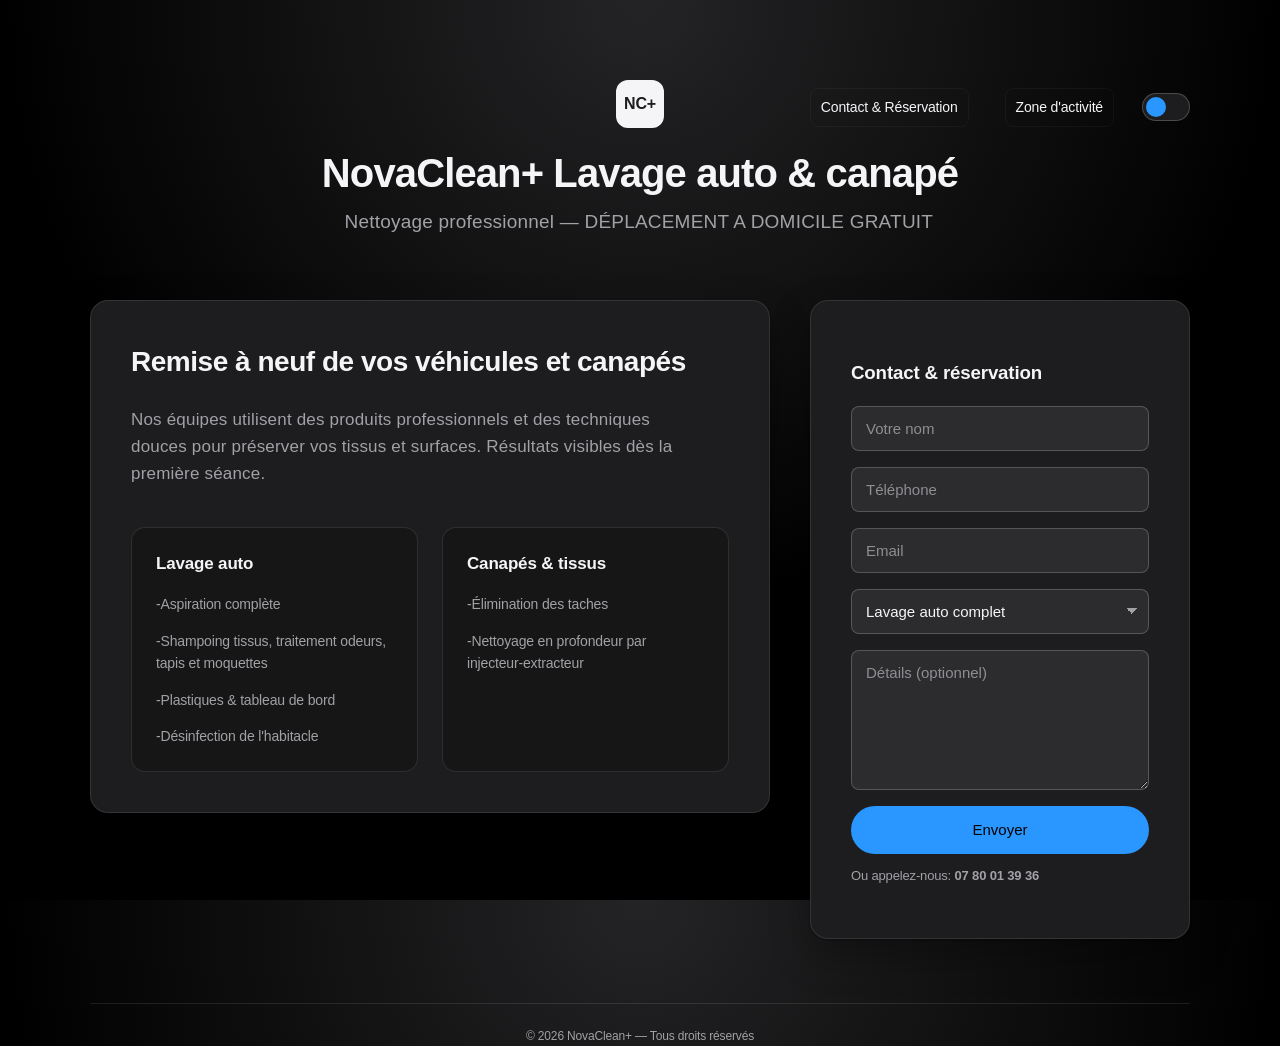
<file: index.html>
<!doctype html>
<html lang="fr">

<head>
    <meta charset="utf-8">
    <meta name="viewport" content="width=device-width, initial-scale=1">
    <title>NovaClean+ Lavage auto & canapé</title>
    <link rel="stylesheet" href="css/style.css">
</head>

<body>
    <div class="site">
        <header>
            <div class="logo">
                <div class="logo-badge" aria-hidden="true">NC+</div>
                <div>
                    <h1>NovaClean+ Lavage auto & canapé</h1>
                    <p class="lead">Nettoyage professionnel — DÉPLACEMENT A DOMICILE GRATUIT</p>
                </div>
            </div>
            <nav style="margin-left:auto;display:flex;gap:12px;align-items:center">
                <a href="contact.html"
                    style="color:inherit;text-decoration:none;border:1px solid rgba(255,255,255,0.04);padding:8px 10px;border-radius:8px">Contact
                    & Réservation</a>
                <a href="zone.html"
                    style="color:inherit;text-decoration:none;border:1px solid rgba(255,255,255,0.04);padding:8px 10px;border-radius:8px">Zone
                    d'activité</a>
                <button class="theme-toggle" type="button" title="Changer de thème" aria-label="Activer le thème clair"
                    aria-pressed="false"></button>
            </nav>
        </header>

        <main class="hero">
            <section class="card intro">
                <h2>Remise à neuf de vos véhicules et canapés</h2>
                <p class="lead">Nos équipes utilisent des produits professionnels et des techniques douces pour
                    préserver vos tissus et surfaces. Résultats visibles dès la première séance.</p>

                <div class="services">
                    <div class="service">
                        <h3>Lavage auto</h3>
                        <p>-Aspiration complète</p>
                        <p>-Shampoing tissus, traitement odeurs, tapis et moquettes</p>
                        <p>-Plastiques & tableau de bord</p>
                        <p>-Désinfection de l'habitacle</p>
                    </div>
                    <div class="service">
                        <h3>Canapés & tissus</h3>
                        <p>-Élimination des taches</p>
                        <p>-Nettoyage en profondeur par injecteur-extracteur</p>

                    </div>
                </div>
            </section>

            <aside class="card">
                <h3>Contact & réservation</h3>
                <form action="https://formsubmit.co/kyliann.victor@gmail.com" method="POST">

    <input type="hidden" name="_next" value="https://kyliann42.github.io/">
    <input type="hidden" name="_subject" value="Nouvelle demande - Lavage auto">
    <input type="hidden" name="_template" value="table">

    <input type="text" name="nom" placeholder="Votre nom" required>

    <input type="tel" name="telephone" placeholder="Téléphone" required>

    <input type="email" name="email" placeholder="Email" required>

    <select name="prestation">
        <option value="Lavage auto complet">
            Lavage auto complet
        </option>
        <option value="Nettoyage intérieur">
            Nettoyage intérieur
        </option>
    </select>

    <textarea name="details" placeholder="Détails (optionnel)"></textarea>

    <button type="submit">Envoyer</button>

</form>
                <p style="margin-top:12px;color:var(--muted);font-size:13px">Ou appelez-nous: <strong>07 80 01 39 36</strong></p>
            </aside>
        </main>

        <footer>
            © <span id="year"></span> NovaClean+ — Tous droits réservés
        </footer>
    </div>

    <script>
        document.getElementById('year').textContent = new Date().getFullYear();
    </script>
    <script src="js/theme.js" defer></script>
</body>

</html>
</file>
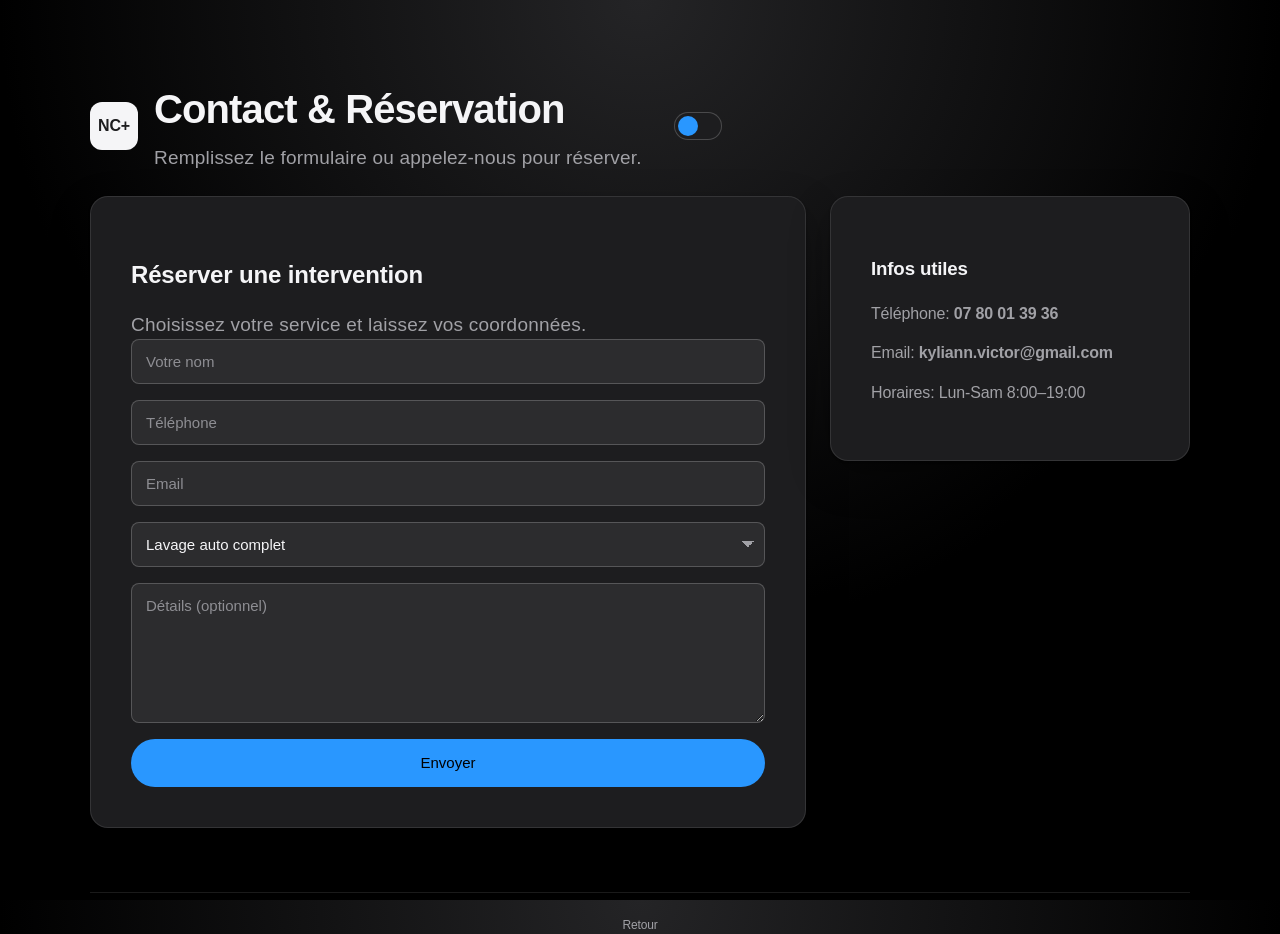
<file: contact.html>
<!doctype html>
<html lang="fr">

<head>
    <meta charset="utf-8">
    <meta name="viewport" content="width=device-width, initial-scale=1">
    <title>Contact & Réservation — NovaClean+</title>
    <link rel="stylesheet" href="css/style.css">
</head>

<body>
    <div class="site contact-site">
        <header class="contact-header">
            <div class="logo-badge">NC+</div>
            <div>
                <h1>Contact & Réservation</h1>
                <p class="lead">Remplissez le formulaire ou appelez-nous pour réserver.</p>
            </div>
            <button class="theme-toggle" type="button" title="Changer de thème" aria-label="Activer le thème clair"
                aria-pressed="false"></button>
        </header>

        <main class="contact-layout">
            <section class="card">
                <h2>Réserver une intervention</h2>
                <p class="lead">Choisissez votre service et laissez vos coordonnées.</p>
                <form action="https://formsubmit.co/kyliann.victor@email.com" method="POST">

                    <input type="text" name="nom" placeholder="Votre nom" required>

                    <input type="tel" name="telephone" placeholder="Téléphone" required>

                    <input type="email" name="email" placeholder="Email" required>

                    <select name="prestation">
                        <option value="Lavage auto complet">
                            Lavage auto complet
                        </option>
                        <option value="Nettoyage intérieur">
                            Nettoyage intérieur
                        </option>
                    </select>

                    <textarea name="details" placeholder="Détails (optionnel)"></textarea>

                    <button type="submit">Envoyer</button>

                </form>
            </section>

            <aside class="card">
                <h3>Infos utiles</h3>
                <p style="color:var(--muted)">Téléphone: <strong>07 80 01 39 36</strong></p>
                <p style="color:var(--muted)">Email: <strong>kyliann.victor@gmail.com</strong></p>
                <p style="color:var(--muted)">Horaires: Lun-Sam 8:00–19:00</p>
            </aside>
        </main>

        <footer>
            <a href="index.html" style="color:var(--muted);text-decoration:none">Retour</a>
        </footer>
    </div>
    <script src="js/theme.js" defer></script>
</body>

</html>
</file>
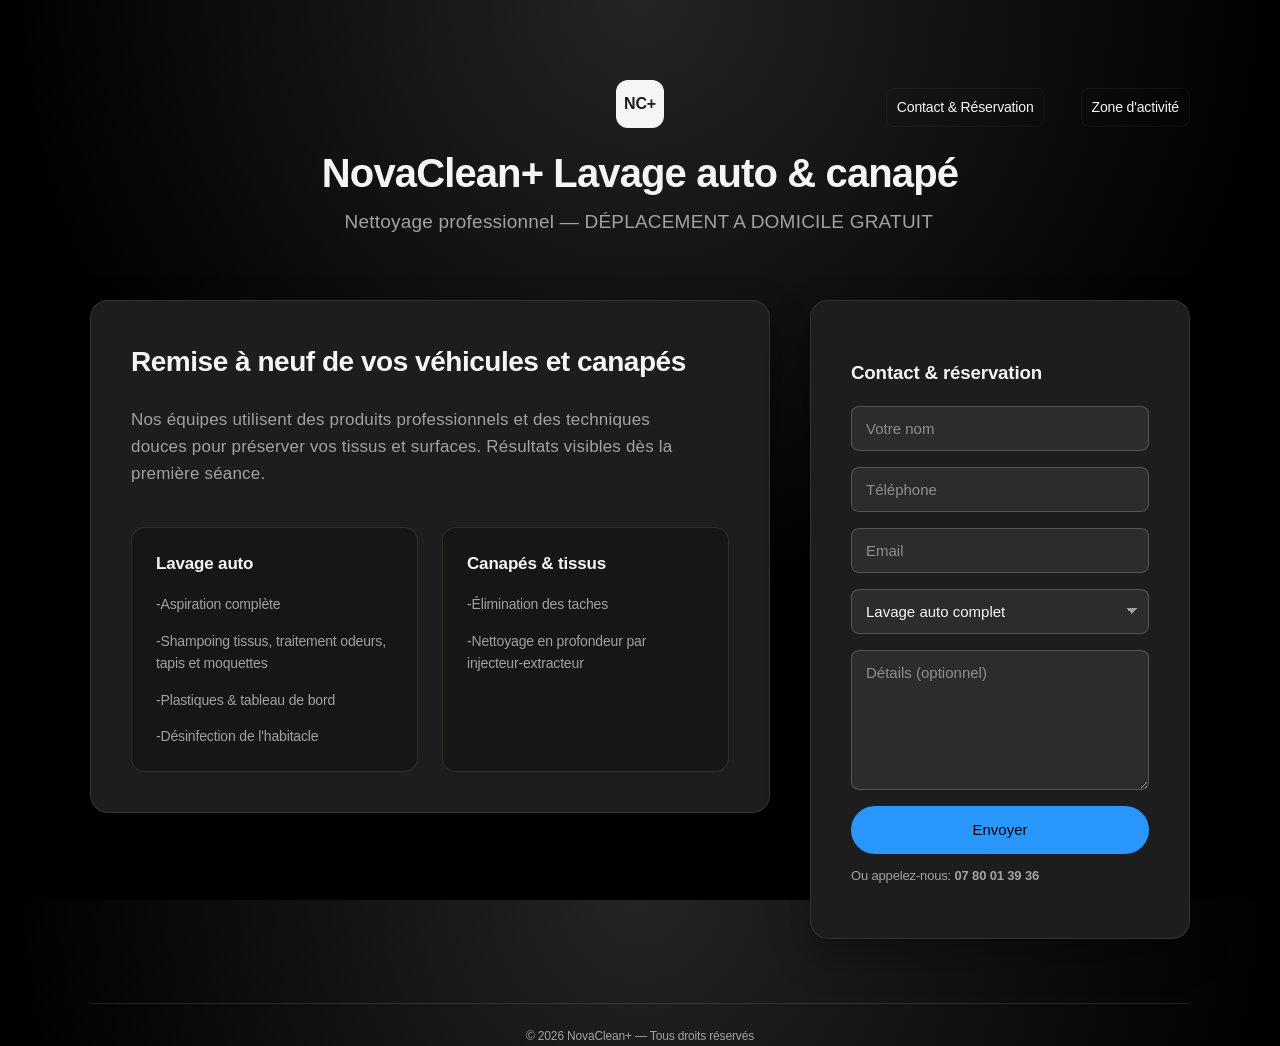
<file: novaclean.html>
<!doctype html>
<html lang="fr">

<head>
    <meta charset="utf-8">
    <meta name="viewport" content="width=device-width, initial-scale=1">
    <title>NovaClean+ Lavage auto & canapé</title>
    <link rel="stylesheet" href="css/style.css">
</head>

<body>
    <div class="site">
        <header>
            <div class="logo">
                <div class="logo-badge" aria-hidden="true">NC+</div>
                <div>
                    <h1>NovaClean+ Lavage auto & canapé</h1>
                    <p class="lead">Nettoyage professionnel — DÉPLACEMENT A DOMICILE GRATUIT</p>
                </div>
            </div>
            <nav style="margin-left:auto;display:flex;gap:12px;align-items:center">
                <a href="contact.html"
                    style="color:inherit;text-decoration:none;border:1px solid rgba(255,255,255,0.04);padding:8px 10px;border-radius:8px">Contact
                    & Réservation</a>
                <a href="zone.html"
                    style="color:inherit;text-decoration:none;border:1px solid rgba(255,255,255,0.04);padding:8px 10px;border-radius:8px">Zone
                    d'activité</a>
            </nav>
        </header>

        <main class="hero">
            <section class="card intro">
                <h2>Remise à neuf de vos véhicules et canapés</h2>
                <p class="lead">Nos équipes utilisent des produits professionnels et des techniques douces pour
                    préserver vos tissus et surfaces. Résultats visibles dès la première séance.</p>

                <div class="services">
                    <div class="service">
                        <h3>Lavage auto</h3>
                        <p>-Aspiration complète</p>
                        <p>-Shampoing tissus, traitement odeurs, tapis et moquettes</p>
                        <p>-Plastiques & tableau de bord</p>
                        <p>-Désinfection de l'habitacle</p>
                    </div>
                    <div class="service">
                        <h3>Canapés & tissus</h3>
                        <p>-Élimination des taches</p>
                        <p>-Nettoyage en profondeur par injecteur-extracteur</p>

                    </div>
                </div>
            </section>

            <aside class="card">
                <h3>Contact & réservation</h3>
                <form action="https://formsubmit.co/kyliann.victor@email.com" method="POST">

                    <input type="text" name="nom" placeholder="Votre nom" required>

                    <input type="tel" name="telephone" placeholder="Téléphone" required>

                    <input type="email" name="email" placeholder="Email" required>

                    <select name="prestation">
                        <option value="Lavage auto complet">
                            Lavage auto complet
                        </option>
                        <option value="Nettoyage intérieur">
                            Nettoyage intérieur
                        </option>
                    </select>

                    <textarea name="details" placeholder="Détails (optionnel)"></textarea>

                    <button type="submit">Envoyer</button>

                </form>
                <p style="margin-top:12px;color:var(--muted);font-size:13px">Ou appelez-nous: <strong>07 80 01 39 36</strong></p>
            </aside>
        </main>

        <footer>
            © <span id="year"></span> NovaClean+ — Tous droits réservés
        </footer>
    </div>

    <script>
        document.getElementById('year').textContent = new Date().getFullYear();
    </script>
</body>

</html>
</file>
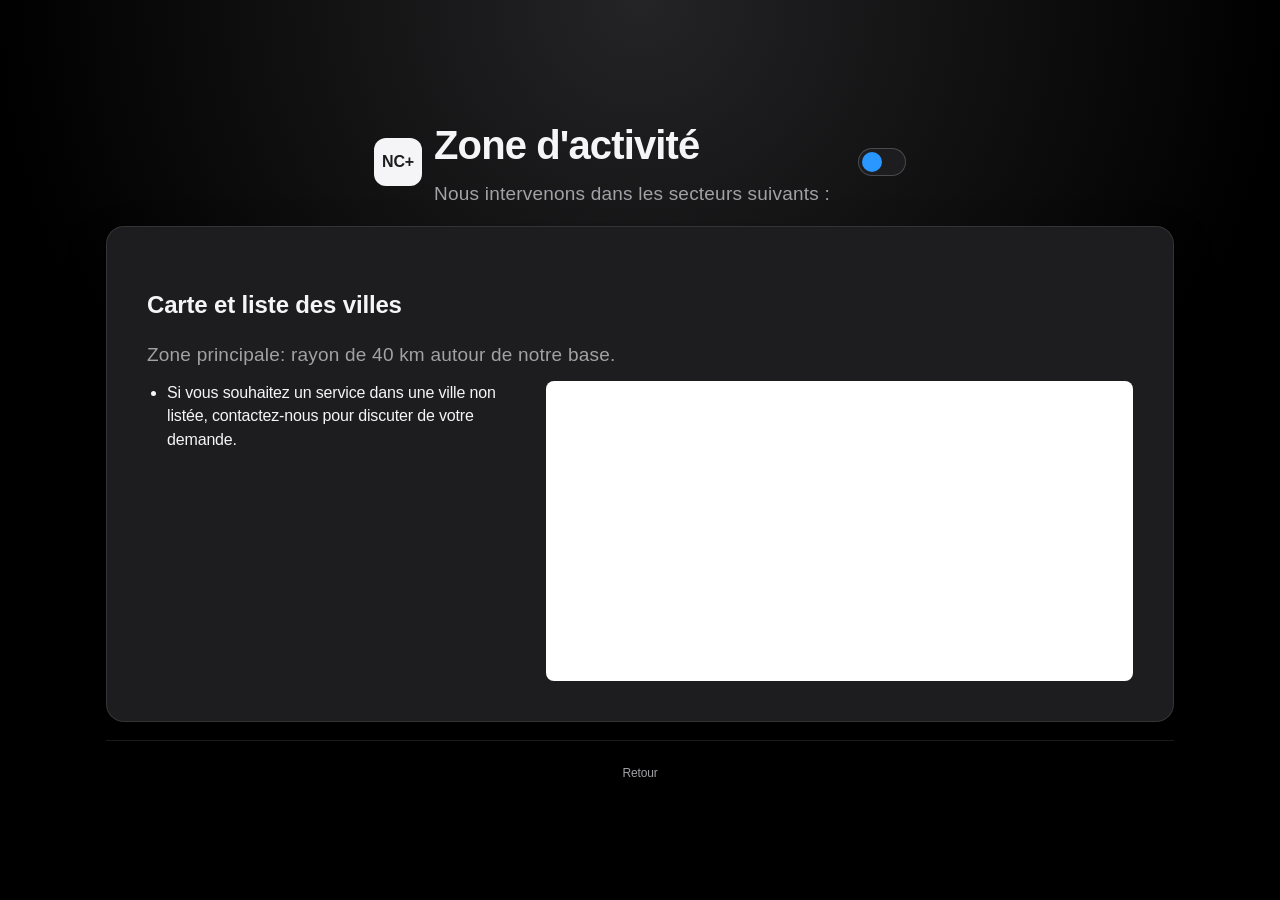
<file: zone.html>
<!doctype html>
<html lang="fr">

<head>
    <meta charset="utf-8">
    <meta name="viewport" content="width=device-width, initial-scale=1">
    <title>Zone d'activité — NovaClean+</title>
    <link rel="stylesheet" href="css/style.css">
</head>

<body>
    <div class="site zone-site">
        <header style="margin-bottom:18px;display:flex;align-items:center;gap:12px">
            <div class="logo-badge">NC+</div>
            <div>
                <h1>Zone d'activité</h1>
                <p class="lead">Nous intervenons dans les secteurs suivants :</p>
            </div>
            <button class="theme-toggle" type="button" title="Changer de thème" aria-label="Activer le thème clair"
                aria-pressed="false"></button>
        </header>

        <main>
            <section class="card">
                <h2>Carte et liste des villes</h2>
                <p class="lead">Zone principale: rayon de 40 km autour de notre base.</p>

                <div class="zone-content">
                    <ul class="zone-list">
                        <li>Si vous souhaitez un service dans une ville non listée, contactez-nous pour discuter de votre demande.</li>
                    </ul>
                    <div class="map-container">
                        <!-- Exemple d'iframe Google Maps (ajustez l'embed si vous avez une adresse) -->
                        <iframe src="https://maps.google.com/maps?q=Montauban,France&z=12&output=embed" width="100%"
                            height="300" style="border:0;border-radius:8px" allowfullscreen="" loading="lazy"></iframe>
                    </div>
                </div>
            </section>
        </main>

        <footer class="zone-footer">
            <a href="index.html" style="color:var(--muted);text-decoration:none">Retour</a>
        </footer>
    </div>
    <script src="js/theme.js" defer></script>
</body>

</html>
</file>
<file: css/style.css>
:root {
  --bg1: #000000;
  --bg2: #161617;
  --accent: #2997ff;
  --accent-hover: #49a8ff;
  --card: #1d1d1f;
  --border: rgba(255, 255, 255, 0.1);
  --border-strong: rgba(255, 255, 255, 0.2);
  --text: #f5f5f7;
  --muted: #a1a1a6;

  --radius-sm: 8px;
  --radius-md: 14px;
  --radius-lg: 18px;
  --space-1: 8px;
  --space-2: 16px;
  --space-3: 24px;
  --space-4: 40px;
  --space-5: 64px;
  --shadow-card: 0 1px 2px rgba(0, 0, 0, 0.35), 0 16px 40px rgba(0, 0, 0, 0.28);
}

:root[data-theme="light"] {
  color-scheme: light;
  --bg1: #f5f5f7;
  --bg2: #ffffff;
  --card: #ffffff;
  --border: rgba(0, 0, 0, 0.08);
  --border-strong: rgba(0, 0, 0, 0.14);
  --text: #1d1d1f;
  --muted: #6e6e73;
  --shadow-card: 0 1px 2px rgba(0, 0, 0, 0.04), 0 6px 20px rgba(0, 0, 0, 0.06);
}

html,
body {
  height: 100%;
  margin: 0;
  color-scheme: dark;
  font-family: -apple-system, "SF Pro Text", "SF Pro Display", "Helvetica Neue",
    Arial, system-ui, sans-serif;
}

body {
  background: radial-gradient(circle at top, #242426 0, var(--bg1) 58%);
  color: var(--text);
  -webkit-font-smoothing: antialiased;
  -moz-osx-font-smoothing: grayscale;
  line-height: 1.47;
  letter-spacing: -0.01em;

  display: flex;
  align-items: flex-start;
  justify-content: center;

  padding: 80px 32px;
}

:root[data-theme="light"] body {
  background: radial-gradient(circle at top, #ffffff 0, var(--bg1) 58%);
}

.site {
  width: 100%;
  max-width: 1100px;
  min-width: 0;
}

*,
*::before,
*::after {
  box-sizing: border-box;
}

.contact-site {
  max-width: 1100px;
}

.zone-site {
  padding: 36px 16px;
}

/* HEADER */

header {
  position: relative;
  display: flex;
  justify-content: center;
  gap: var(--space-3);
  margin-bottom: var(--space-5);
}

.logo {
  display: flex;
  flex-direction: column;
  align-items: center;
  gap: var(--space-2);
  text-align: center;
}

header nav {
  position: absolute;
  top: 8px;
  right: 0;
}

header nav a {
  color: var(--text);
  text-decoration: none;
  font-size: 14px;
  font-weight: 400;
  margin-left: var(--space-3);
  transition: opacity 0.2s ease;
}

header nav a:hover,
header nav a:focus-visible {
  opacity: 0.6;
}

.theme-toggle {
  flex: 0 0 auto;
  width: 48px;
  height: 28px;
  margin-left: var(--space-2);
  padding: 3px;
  border: 1px solid var(--border-strong);
  border-radius: 980px;
  background: var(--card);
  cursor: pointer;
  transition: background 0.2s ease, border-color 0.2s ease;
}

.theme-toggle::before {
  content: "";
  display: block;
  width: 20px;
  height: 20px;
  border-radius: 50%;
  background: var(--accent);
  transition: transform 0.2s ease;
}

:root[data-theme="light"] .theme-toggle::before {
  transform: translateX(20px);
}

.logo-badge {
  width: 48px;
  height: 48px;
  border-radius: 12px;
  background: #f5f5f7;

  display: flex;
  align-items: center;
  justify-content: center;

  font-weight: 600;
  color: #1d1d1f;
}

:root[data-theme="light"] .logo-badge {
  background: var(--text);
  color: #ffffff;
}

h1 {
  font-size: 40px;
  font-weight: 600;
  letter-spacing: -0.022em;
  margin: 0 0 6px;
  overflow-wrap: anywhere;
}

p.lead {
  margin: 0;
  color: var(--muted);
  font-size: 19px;
  line-height: 1.42;
  letter-spacing: 0.011em;
  max-width: 60ch;
  overflow-wrap: anywhere;
}

/* HERO */

.contact-header {
  align-items: center;
  justify-content: flex-start;
  gap: var(--space-2);
  margin-bottom: var(--space-3);
}

.contact-header h1 {
  text-align: left;
}

.zone-content {
  display: flex;
  gap: 16px;
  flex-wrap: wrap;
  margin-top: 12px;
}

.zone-list {
  flex: 1 1 220px;
  margin: 0;
  padding-left: 20px;
}

.map-container {
  flex: 2 1 260px;
  min-width: 0;
}

.map-container iframe {
  display: block;
}

.zone-footer {
  margin-top: 18px;
}

.contact-layout {
  display: grid;
  grid-template-columns: minmax(0, 1fr) minmax(280px, 360px);
  gap: var(--space-3);
  align-items: start;
}

.hero {
  display: grid;
  grid-template-columns: 1fr 380px;
  gap: var(--space-4);
  align-items: start;
}

/* CARDS */

.card {
  background: var(--card);
  border: 1px solid var(--border);
  box-shadow: var(--shadow-card);

  padding: var(--space-4);
  border-radius: var(--radius-lg);
}

/* INTRO */

.intro h2 {
  margin: 0 0 var(--space-3);
  font-size: 28px;
  font-weight: 600;
  letter-spacing: -0.017em;
}

.intro .lead {
  font-size: 17px;
  line-height: 1.6;
}

/* BOUTONS */

.cta {
  margin-top: var(--space-4);
  display: flex;
  gap: var(--space-2);
}

.btn {
  padding: 12px 22px;
  border-radius: 980px;
  border: 1px solid transparent;
  cursor: pointer;
  font-weight: 400;
  font-size: 15px;
  transition: background 0.2s ease, border-color 0.2s ease;
}

.btn-primary {
  background: var(--accent);
  color: #000000;
}

.btn-primary:hover {
  background: var(--accent-hover);
}

.btn-secondary {
  background: transparent;
  border-color: var(--border-strong);
  color: var(--accent);
}

.btn-secondary:hover {
  border-color: var(--accent);
}

form button {
  padding: 13px 20px;
  border: none;
  border-radius: 980px;
  background: var(--accent);
  color: #000000;
  cursor: pointer;
  font: inherit;
  font-weight: 400;
  font-size: 15px;
  transition: background 0.2s ease;
}

form button:hover {
  background: var(--accent-hover);
}

/* SERVICES */

.services {
  display: flex;
  gap: var(--space-3);
  margin-top: var(--space-4);
}

.service {
  flex: 1;
  padding: var(--space-3);

  border-radius: var(--radius-md);

  background: var(--bg2);
  border: 1px solid var(--border);
}

.service h3 {
  margin: 0 0 var(--space-2);
  font-size: 17px;
  font-weight: 600;
  letter-spacing: -0.01em;
}

.service p {
  margin: 0 0 14px;

  color: var(--muted);
  font-size: 14px;
  line-height: 1.6;
}

.service p:last-child {
  margin-bottom: 0;
}

/* FORMULAIRE */

form {
  display: flex;
  flex-direction: column;
  gap: var(--space-2);
}

label {
  font-size: 13px;
  font-weight: 500;
  color: var(--muted);
  margin-bottom: 4px;
  display: block;
}

input,
select,
textarea {
  width: 100%;
  box-sizing: border-box;

  background: #2c2c2e;
  border: 1px solid var(--border-strong);

  padding: 13px 14px;
  border-radius: var(--radius-sm);

  color: var(--text);
  font-family: inherit;
  font-size: 15px;
}

input::placeholder,
textarea::placeholder {
  color: #8e8e93;
}

:root[data-theme="light"] input,
:root[data-theme="light"] select,
:root[data-theme="light"] textarea {
  background: #ffffff;
}

/* SELECT */

select {
  color: var(--text);
  background-color: #2c2c2e;

  -webkit-appearance: none;
  appearance: none;

  padding-right: 40px;

  background-image:
    linear-gradient(45deg, transparent 50%, var(--muted) 50%),
    linear-gradient(135deg, var(--muted) 50%, transparent 50%);

  background-position:
    calc(100% - 16px) calc(1em + 3px),
    calc(100% - 10px) calc(1em + 3px);

  background-size: 6px 6px, 6px 6px;
  background-repeat: no-repeat;
}

select option {
  background: #2c2c2e;
  color: var(--text);
}

:root[data-theme="light"] select option {
  background: #ffffff;
}

/* FOCUS */

input:focus-visible,
select:focus-visible,
textarea:focus-visible,
.btn:focus-visible,
form button:focus-visible,
header nav a:focus-visible {
  outline: 2px solid var(--accent);
  outline-offset: 2px;
}

input:focus,
select:focus,
textarea:focus {
  outline: none;
  border-color: var(--accent);
  box-shadow: 0 0 0 4px rgba(41, 151, 255, 0.18);
}

/* TEXTAREA */

textarea {
  min-height: 140px;
  resize: vertical;
}

/* GALLERY */

.gallery {
  display: grid;
  grid-template-columns: repeat(3, 1fr);

  gap: var(--space-2);
  margin-top: var(--space-3);
}

.thumb {
  height: 90px;

  border-radius: var(--radius-sm);

  background: var(--bg2);

  display: flex;
  align-items: center;
  justify-content: center;

  color: var(--muted);
  font-size: 13px;

  border: 1px solid var(--border);
}

/* FOOTER */

footer {
  margin-top: var(--space-5);

  text-align: center;

  color: var(--muted);
  font-size: 12px;
  border-top: 1px solid var(--border);
  padding-top: var(--space-3);
}

/* RESPONSIVE */

@media (max-width: 900px) {
  body {
    padding: 50px 20px;
  }

  header {
    justify-content: space-between;
  }

  header .logo {
    max-width: 100%;
  }

  header nav {
    display: flex !important;
    flex-wrap: wrap;
    justify-content: flex-end;
    gap: 8px !important;
  }

  header nav a {
    margin-left: 0;
  }

  header {
    margin-bottom: 40px;
  }

  header nav {
    position: static;
  }

  .contact-layout {
    grid-template-columns: 1fr;
  }

  .hero {
    grid-template-columns: 1fr;
    gap: 28px;
  }

  .card {
    padding: 30px;
  }

  .gallery {
    grid-template-columns: repeat(2, 1fr);
  }
}

@media (max-width: 600px) {
  body {
    padding: 24px 12px;
  }

  header {
    flex-wrap: wrap;
    gap: 16px;
    margin-bottom: 32px;
  }

  .logo,
  .contact-header {
    width: 100%;
  }

  .logo {
    align-items: flex-start;
    text-align: left;
  }

  .logo > div:last-child {
    min-width: 0;
  }

  header nav {
    position: static;
    width: 100%;
    display: grid !important;
    grid-template-columns: minmax(0, 1fr) minmax(0, 1fr) auto;
    align-items: center;
    gap: 8px !important;
  }

  header nav a {
    min-width: 0;
    text-align: center;
    margin-left: 0;
    padding: 8px 4px !important;
  }

  header nav .theme-toggle {
    margin-left: 0;
  }

  .contact-header {
    align-items: flex-start;
    flex-wrap: wrap;
  }

  .contact-header > div:nth-child(2) {
    flex: 1;
    min-width: 0;
  }

  .contact-header h1 {
    font-size: 28px;
  }

  .logo-badge {
    width: 42px;
    height: 42px;
  }

  h1 {
    font-size: 28px;
  }

  .services {
    flex-direction: column;
    gap: 16px;
  }

  .card {
    padding: 24px;
  }

  .intro h2 {
    font-size: 24px;
  }

  p.lead {
    font-size: 17px;
  }

  .cta .btn,
  form button {
    width: 100%;
  }

  iframe {
    min-width: 0;
    height: 240px;
  }


@media (max-width: 400px) {
  body {
    padding: 16px 8px;
  }

  .zone-site {
    padding: 24px 8px;
  }

  .card {
    padding: 16px;
    border-radius: var(--radius-md);
  }

  h1,
  .contact-header h1 {
    font-size: 24px;
  }

  p.lead,
  .intro .lead {
    font-size: 15px;
  }

  .intro h2 {
    font-size: 21px;
  }

  .contact-header > div:nth-child(2) {
    flex-basis: calc(100% - 58px);
  }

  .zone-content {
    gap: 12px;
  }
}
  .cta {
    flex-direction: column;
  }

  .gallery {
    grid-template-columns: 1fr 1fr;
  }
}

@media (prefers-reduced-motion: reduce) {
  * {
    transition: none !important;
  }
}
</file>
